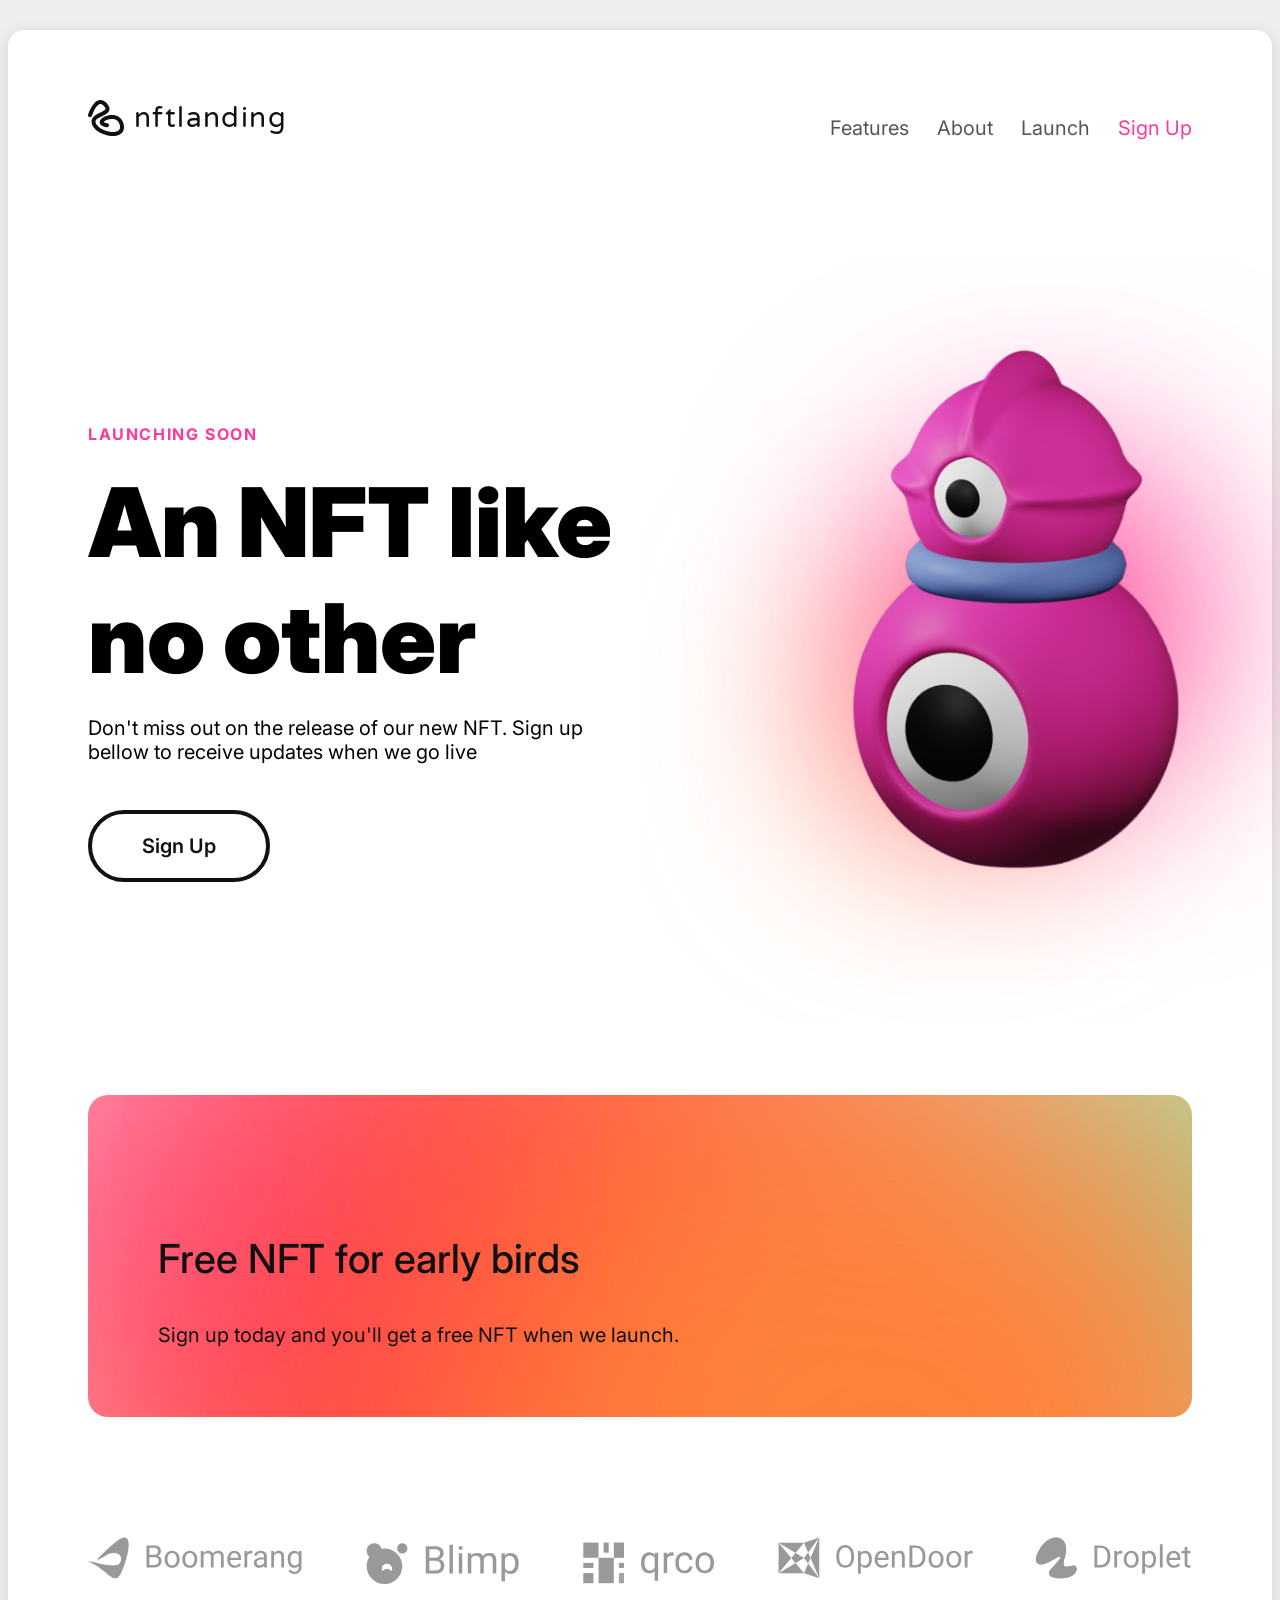
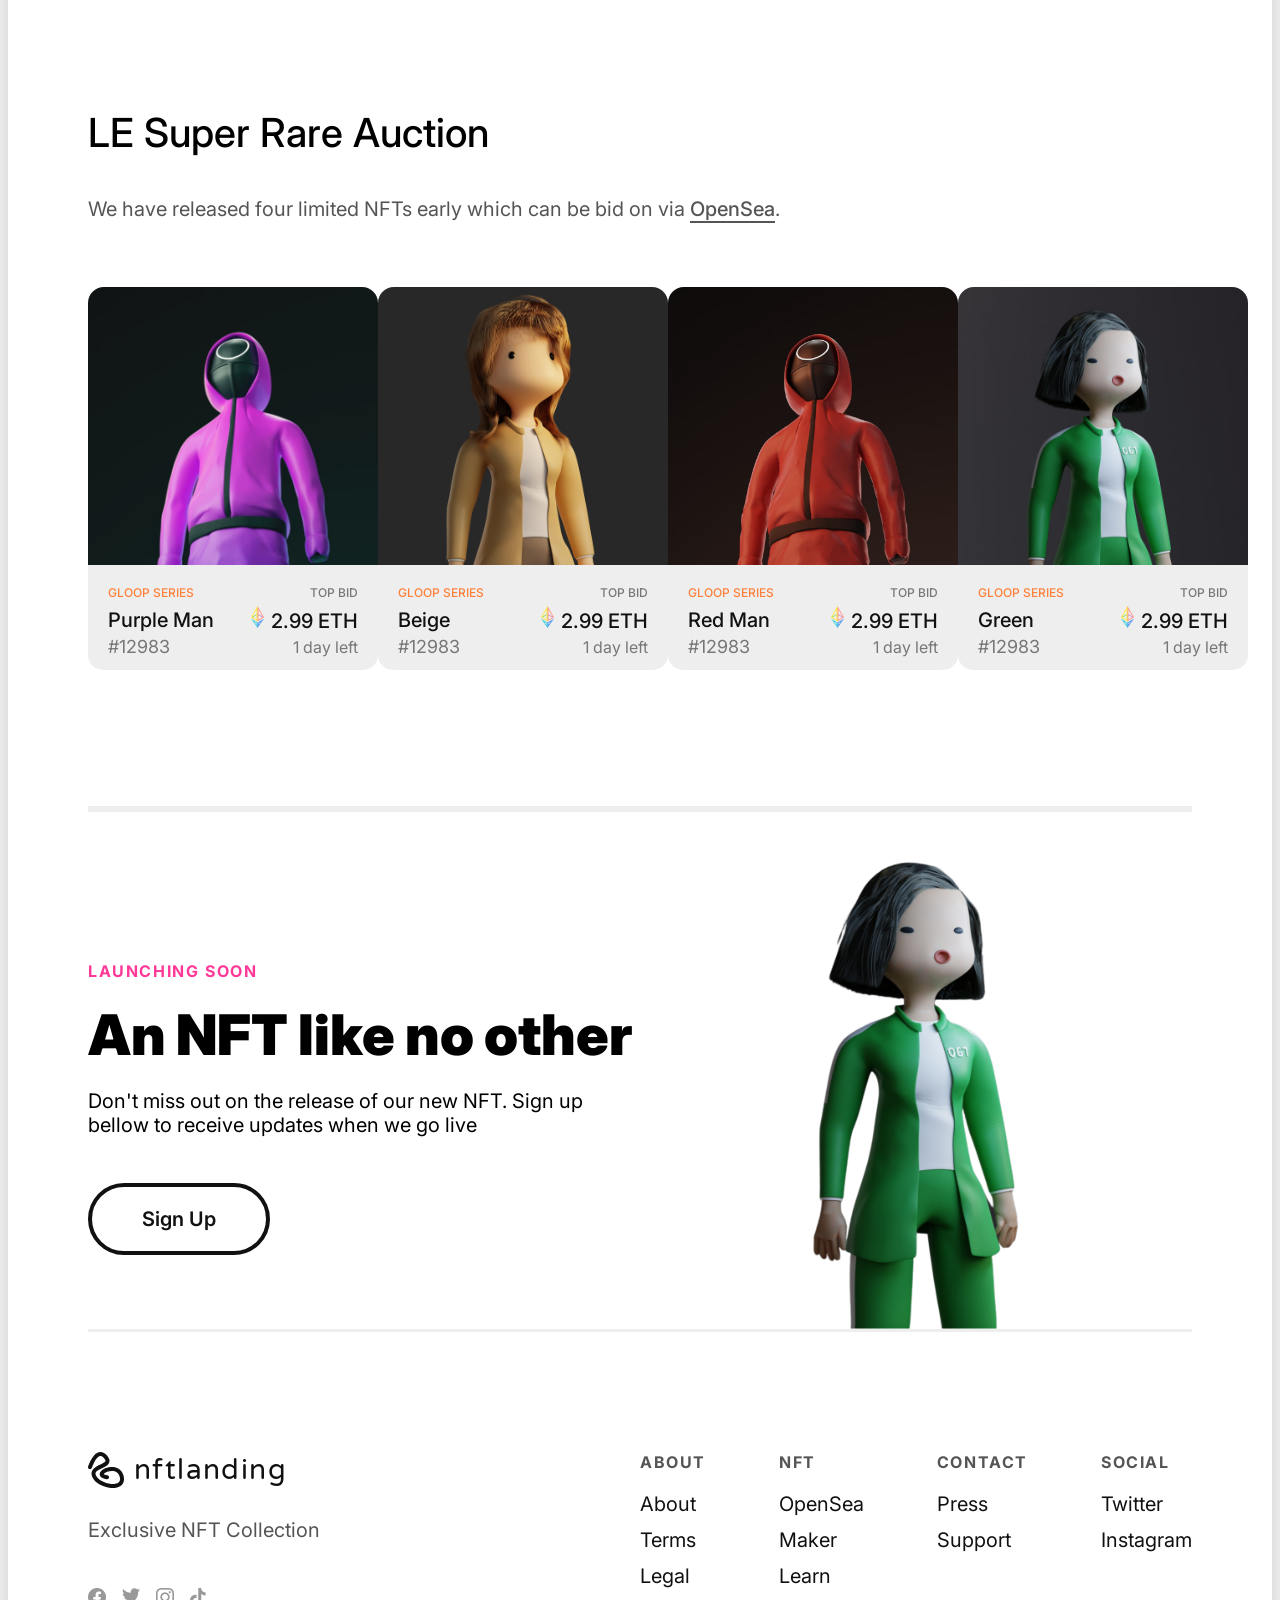
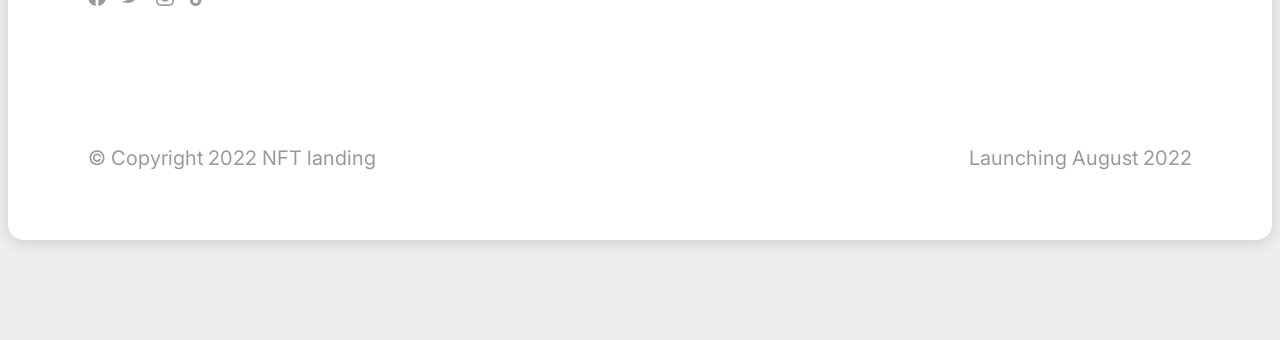
<file: index.html>
<!DOCTYPE html>
<html lang="en">

<head>
    <meta charset="UTF-8">
    <meta http-equiv="X-UA-Compatible" content="IE=edge">
    <meta name="viewport" content="width=device-width, initial-scale=1.0">
    <link rel="preconnect" href="https://fonts.googleapis.com">
    <link rel="preconnect" href="https://fonts.gstatic.com" crossorigin>
    <link href="https://fonts.googleapis.com/css2?family=Varela+Round&display=swap" rel="stylesheet">
    <link href="https://fonts.googleapis.com/css2?family=Inter:wght@400;500;600;700;800;900&display=swap"
        rel="stylesheet">
    <title>NFT-Startup</title>
    <link rel="stylesheet" href="nft.css">
</head>

<body>
    <div class="container">
        <header>
            <a href="#">
                <div class="logo">
                    <img src="./Vector 1 (Stroke).svg" alt="">
                    <span class="logo-name">nftlanding</span>
                </div>
            </a>
            <nav>
                <ul class="nav-list">
                    <li class="nav-item"><a href="#">Features</a></li>
                    <li class="nav-item"><a href="#">About</a></li>
                    <li class="nav-item"><a href="#">Launch</a></li>
                    <li class="nav-item"><a href="#">Sign Up</a></li>
                </ul>
            </nav>
        </header>

        <section class="hero">
            <div class="info">
                <span class="extra">Launching soon</span>
                <p class="title">An NFT like no other</p>
                <p class="description">Don't miss out on the release of our new NFT. Sign up bellow to receive updates
                    when we go live</p>
                <a href="#" class="button">Sign Up</a>
            </div>
            <div class="foto">
                <img src="./hero-img.svg" alt="">
            </div>
        </section>

        <a href="#">
            <section class="upsell link">
                <p class="upsell-title">Free NFT for early birds</p>
                <p class="upsell-description">Sign up today and you'll get a free NFT when we launch.</p>
            </section>
        </a>

        <section class="press">
            <ul class="press-list">
                <li class="press-item">
                    <a href="#">
                        <img src="./Boomerang.svg" alt="">
                    </a>
                </li>
                <li class="press-item">
                    <a href="#">
                        <img src="./Blimp.svg" alt="">
                    </a>
                </li>
                <li class="press-item">
                    <a href="#">
                        <img src="./Qrco.svg" alt="">
                    </a>
                </li>
                <li class="press-item">
                    <a href="#">
                        <img src="./OpenDoor.svg" alt="">
                    </a>
                </li>
                <li class="press-item">
                    <a href="#">
                        <img src="./Droplet.svg" alt="">
                    </a>
                </li>
            </ul>
        </section>

        <section class="showcase">
            <div class="info">
                <p class="showcase-title">LE Super Rare Auction</p>
                <p class="showcase-description">We have released four limited NFTs early which can be bid on via <a
                        href="#" class="showcase-link">OpenSea</a>.</p>
            </div>
            <ul class="cards-list">
                <li class="card-item">
                    <div class="foto">
                        <img src="./showcase-purple.svg" alt="">
                    </div>
                    <div class="card-info">
                        <span class="series">Gloop series</span>
                        <span class="bid">Top bid</span>
                        <span class="man">Purple Man</span>
                        <span class="eth">2.99 ETH</span>
                        <span class="number">#12983</span>
                        <span class="day">1 day left</span>
                    </div>
                </li>
                <li class="card-item">
                    <div class="foto">
                        <img src="./showcase-beige.svg" alt="">
                    </div>
                    <div class="card-info">
                        <span class="series">Gloop series</span>
                        <span class="bid">Top bid</span>
                        <span class="man">Beige</span>
                        <span class="eth">2.99 ETH</span>
                        <span class="number">#12983</span>
                        <span class="day">1 day left</span>
                    </div>
                </li>
                <li class="card-item">
                    <div class="foto">
                        <img src="./showcase-red.svg" alt="">
                    </div>
                    <div class="card-info">
                        <span class="series">Gloop series</span>
                        <span class="bid">Top bid</span>
                        <span class="man">Red Man</span>
                        <span class="eth">2.99 ETH</span>
                        <span class="number">#12983</span>
                        <span class="day">1 day left</span>
                    </div>
                </li>
                <li class="card-item">
                    <div class="foto">
                        <img src="./showcase-green.svg" alt="">
                    </div>
                    <div class="card-info">
                        <span class="series">Gloop series</span>
                        <span class="bid">Top bid</span>
                        <span class="man">Green</span>
                        <span class="eth">2.99 ETH</span>
                        <span class="number">#12983</span>
                        <span class="day">1 day left</span>
                    </div>
                </li>
            </ul>
        </section>

        <section class="footer-upsell hero">
            <div class="info">
                <span class="extra">Launching soon</span>
                <p class="title">An NFT like no other</p>
                <p class="description">Don't miss out on the release of our new NFT. Sign up bellow to receive updates
                    when we go live</p>
                <a href="#" class="button">Sign Up</a>
            </div>
            <div class="foto">
                <img src="./footer-upsell.svg" alt="">
            </div>
        </section>

        <footer>
            <div class="footer-left">
                <a href="#">
                    <div class="logo">
                        <img src="./Vector 1 (Stroke).svg" alt="">
                        <span class="logo-name">nftlanding</span>
                    </div>
                </a>
                <div class="extra-info">Exclusive NFT Collection</div>
                <ul class="social-media-list">
                    <li class="social-media-item">
                        <a href="#">
                            <img src="./facebook.png" alt="">
                        </a>
                    </li>
                    <li class="social-media-item">
                        <a href="#">
                            <img src="./twitter.png" alt="">
                        </a>
                    </li>
                    <li class="social-media-item">
                        <a href="#">
                            <img src="./instagram.png" alt="">
                        </a>
                    </li>
                    <li class="social-media-item">
                        <a href="#">
                            <img src="./tiktok.png" alt="">
                        </a>
                    </li>
                </ul>
            </div>
            <div class="footer-right">
                <div class="footer-right-list">
                    <div class="list-name">About</div>
                    <ul class="about-list">
                        <li class="about-item"><a href="#">About</a></li>
                        <li class="about-item"><a href="#">Terms</a></li>
                        <li class="about-item"><a href="#">Legal</a></li>
                    </ul>
                </div>
                
                <div class="footer-right-list">
                    <div class="list-name">NFT</div>
                    <ul class="nft-list">
                        <li class="nft-item"><a href="#">OpenSea</a></li>
                        <li class="nft-item"><a href="#">Maker</a></li>
                        <li class="nft-item"><a href="#">Learn</a></li>
                    </ul>
                </div>

                <div class="footer-right-list">
                    <div class="list-name">Contact</div>
                    <ul class="contact-list">
                        <li class="contact-item"><a href="#">Press</a></li>
                        <li class="contact-item"><a href="#">Support</a></li>
                    </ul>
                </div>

                <div class="footer-right-list">
                    <div class="list-name">Social</div>
                    <ul class="social-list">
                        <li class="social-item"><a href="#">Twitter</a></li>
                        <li class="social-item"><a href="#">Instagram</a></li>
                    </ul>
                </div>
            </div>
            <div class="footer-bottom">
                <span class="copyright">© Copyright 2022 NFT landing</span>
                <span class="date">Launching August 2022</span>
            </div>

        </footer>


    </div>

</body>

</html>
</file>
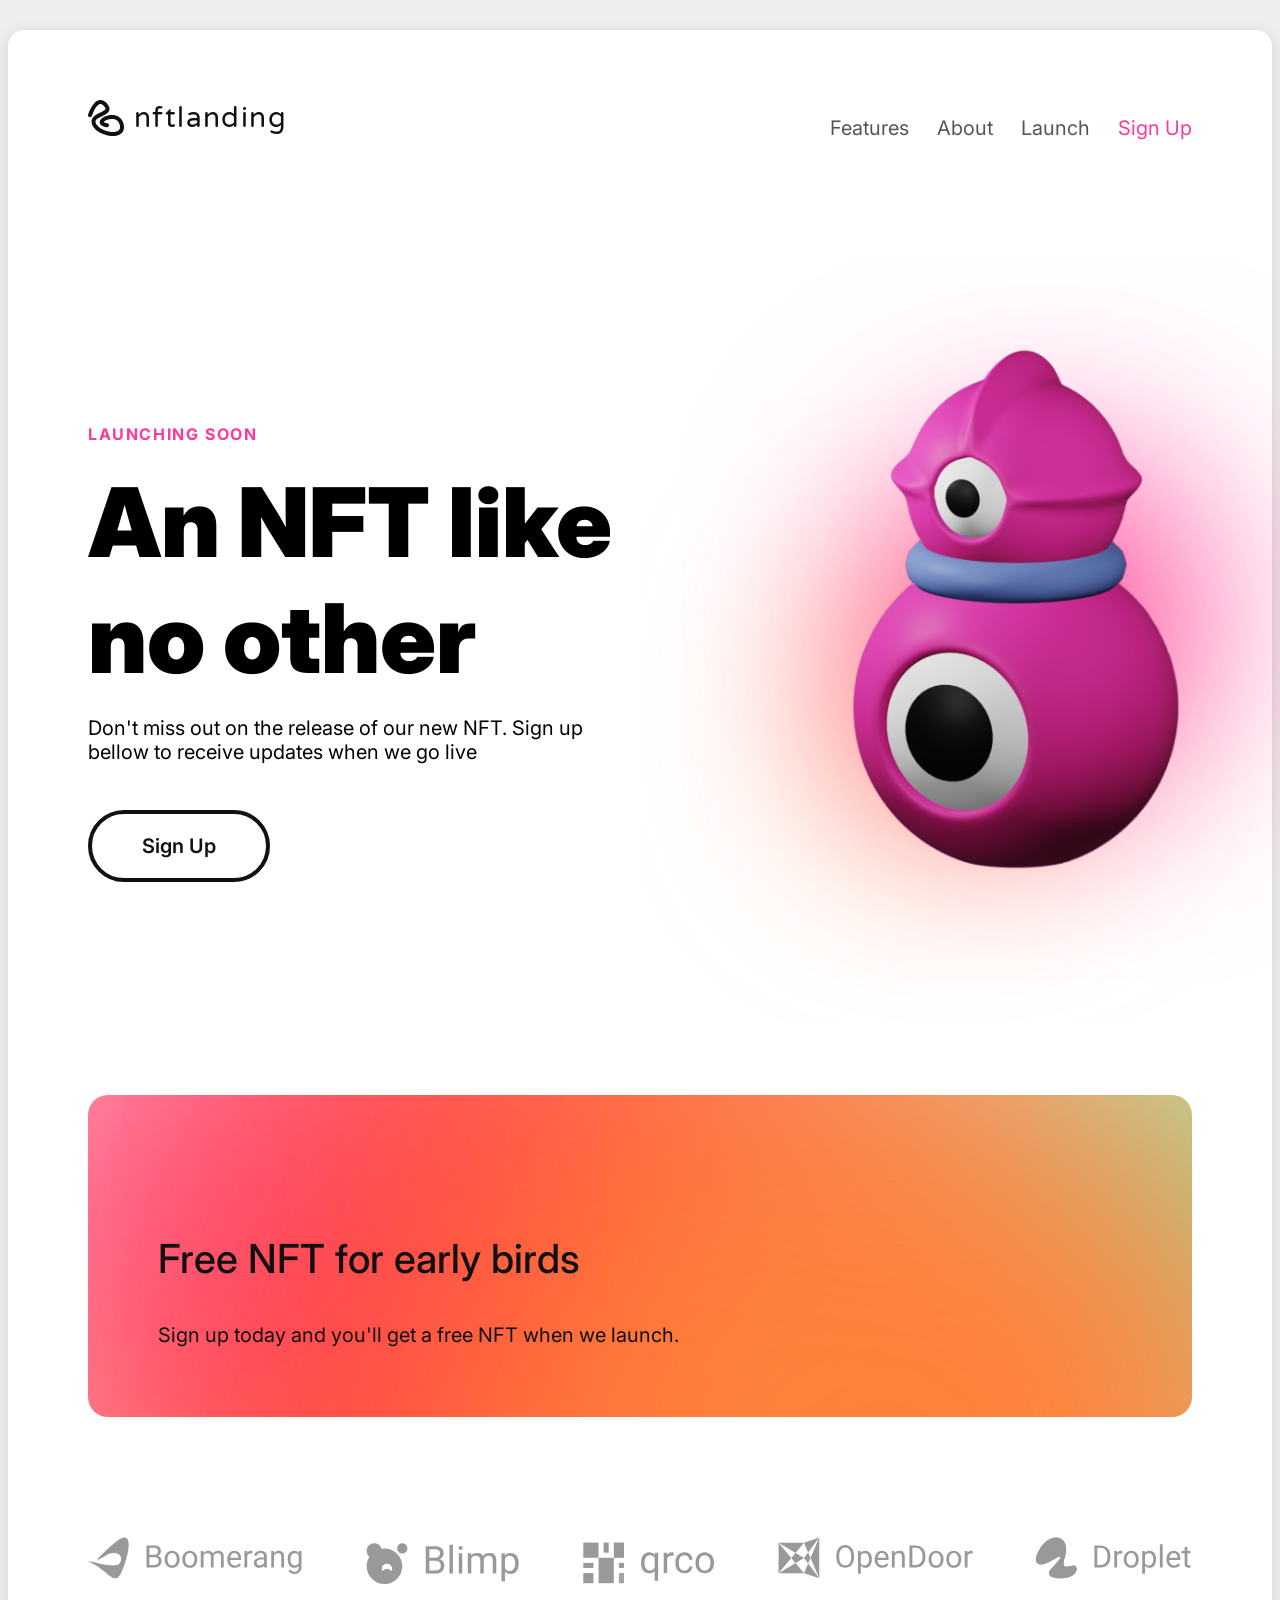
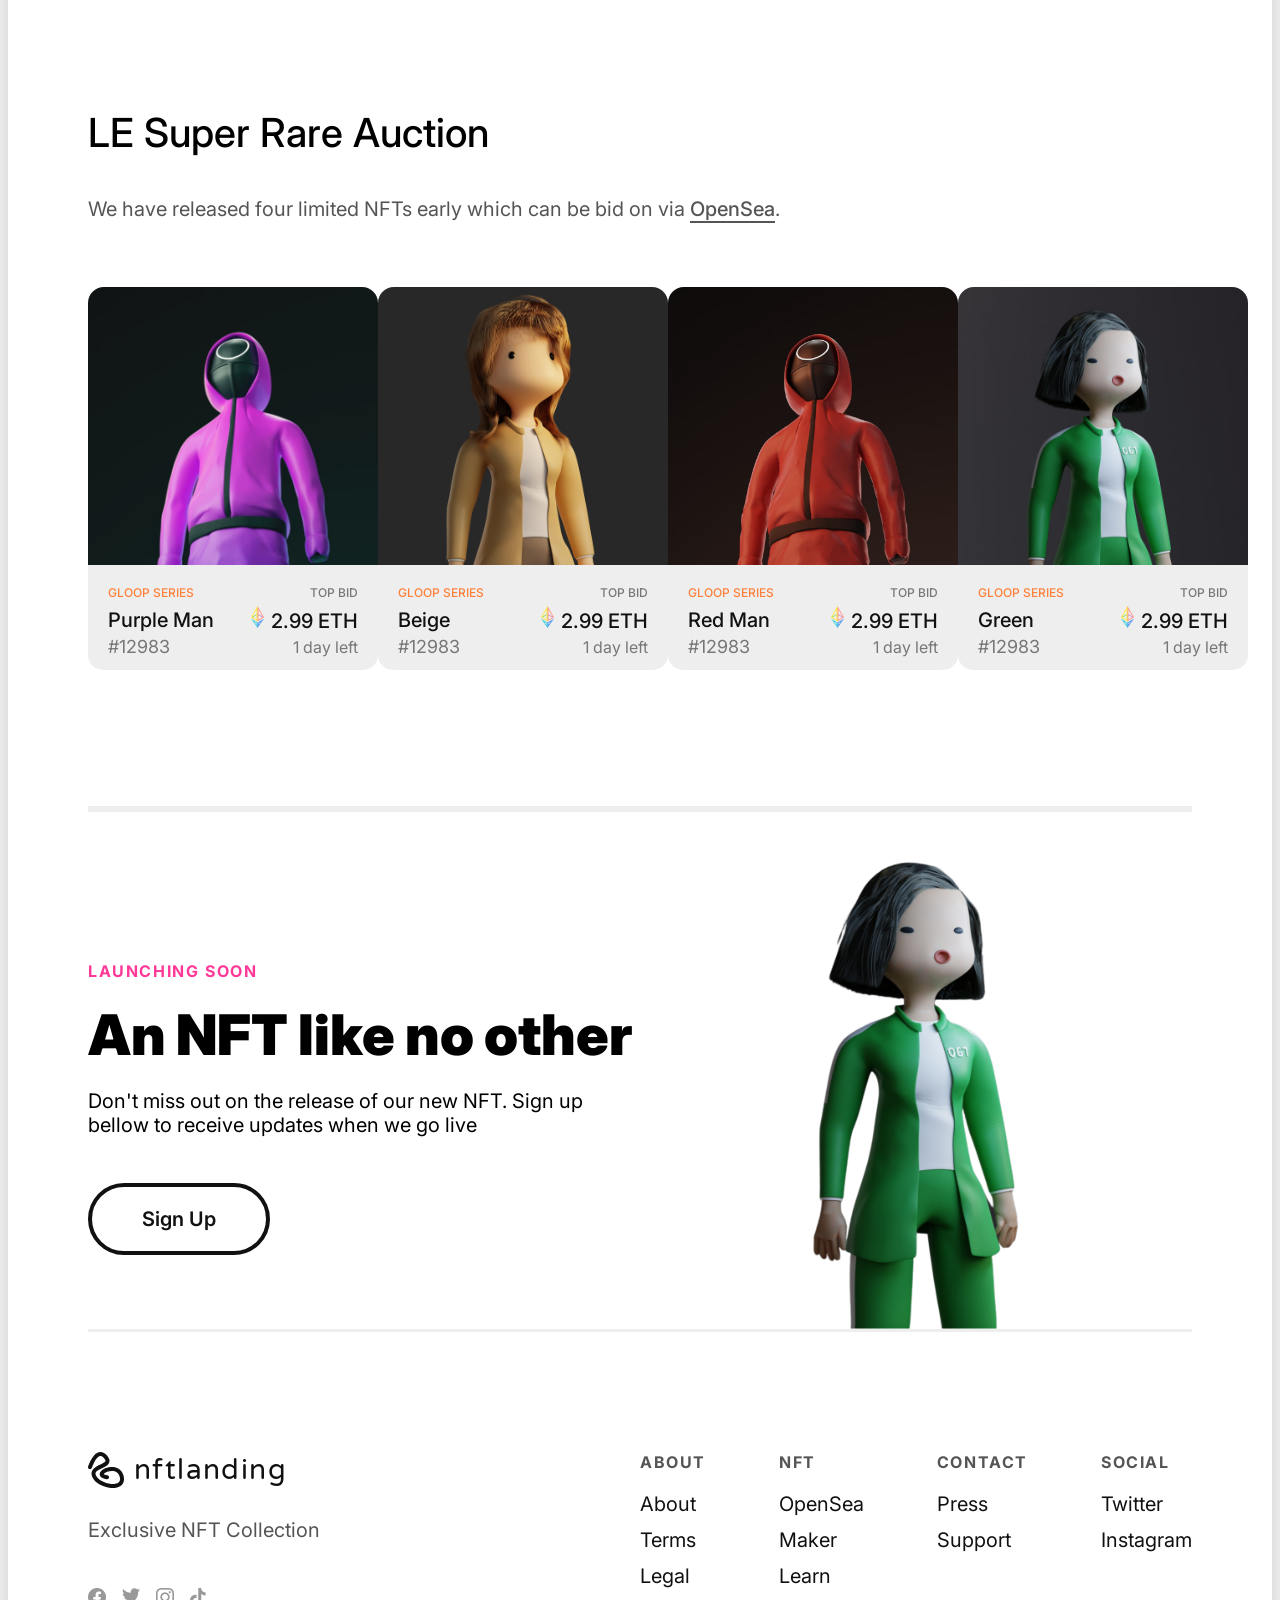
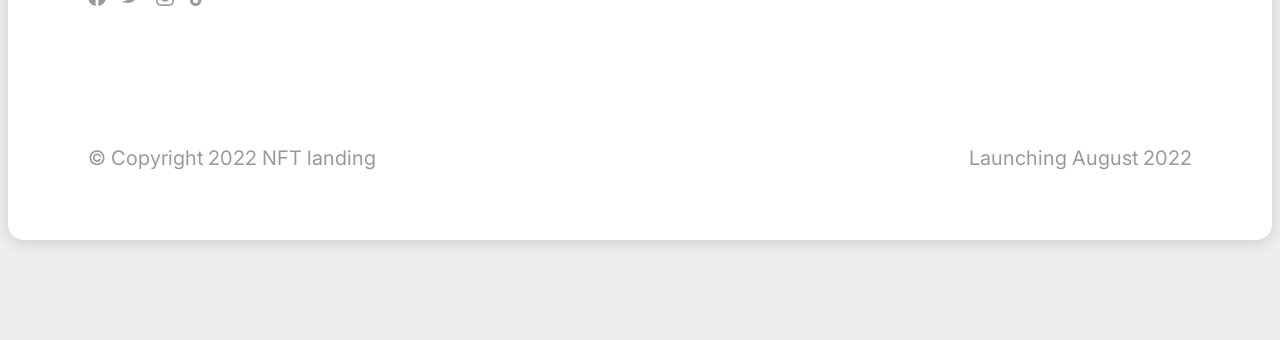
<file: nft.html>
<!DOCTYPE html>
<html lang="en">

<head>
    <meta charset="UTF-8">
    <meta http-equiv="X-UA-Compatible" content="IE=edge">
    <meta name="viewport" content="width=device-width, initial-scale=1.0">
    <link rel="preconnect" href="https://fonts.googleapis.com">
    <link rel="preconnect" href="https://fonts.gstatic.com" crossorigin>
    <link href="https://fonts.googleapis.com/css2?family=Varela+Round&display=swap" rel="stylesheet">
    <link href="https://fonts.googleapis.com/css2?family=Inter:wght@400;500;600;700;800;900&display=swap"
        rel="stylesheet">
    <title>NFT-Startup</title>
    <link rel="stylesheet" href="nft.css">
</head>

<body>
    <div class="container">
        <header>
            <a href="#">
                <div class="logo">
                    <img src="/Vector 1 (Stroke).svg" alt="">
                    <span class="logo-name">nftlanding</span>
                </div>
            </a>
            <nav>
                <ul class="nav-list">
                    <li class="nav-item"><a href="#">Features</a></li>
                    <li class="nav-item"><a href="#">About</a></li>
                    <li class="nav-item"><a href="#">Launch</a></li>
                    <li class="nav-item"><a href="#">Sign Up</a></li>
                </ul>
            </nav>
        </header>

        <section class="hero">
            <div class="info">
                <span class="extra">Launching soon</span>
                <p class="title">An NFT like no other</p>
                <p class="description">Don't miss out on the release of our new NFT. Sign up bellow to receive updates
                    when we go live</p>
                <a href="#" class="button">Sign Up</a>
            </div>
            <div class="foto">
                <img src="/hero-img.svg" alt="">
            </div>
        </section>

        <a href="#">
            <section class="upsell link">
                <p class="upsell-title">Free NFT for early birds</p>
                <p class="upsell-description">Sign up today and you'll get a free NFT when we launch.</p>
            </section>
        </a>

        <section class="press">
            <ul class="press-list">
                <li class="press-item">
                    <a href="#">
                        <img src="/Boomerang.svg" alt="">
                    </a>
                </li>
                <li class="press-item">
                    <a href="#">
                        <img src="/Blimp.svg" alt="">
                    </a>
                </li>
                <li class="press-item">
                    <a href="#">
                        <img src="/Qrco.svg" alt="">
                    </a>
                </li>
                <li class="press-item">
                    <a href="#">
                        <img src="/OpenDoor.svg" alt="">
                    </a>
                </li>
                <li class="press-item">
                    <a href="#">
                        <img src="/Droplet.svg" alt="">
                    </a>
                </li>
            </ul>
        </section>

        <section class="showcase">
            <div class="info">
                <p class="showcase-title">LE Super Rare Auction</p>
                <p class="showcase-description">We have released four limited NFTs early which can be bid on via <a
                        href="#" class="showcase-link">OpenSea</a>.</p>
            </div>
            <ul class="cards-list">
                <li class="card-item">
                    <div class="foto">
                        <img src="/showcase-purple.svg" alt="">
                    </div>
                    <div class="card-info">
                        <span class="series">Gloop series</span>
                        <span class="bid">Top bid</span>
                        <span class="man">Purple Man</span>
                        <span class="eth">2.99 ETH</span>
                        <span class="number">#12983</span>
                        <span class="day">1 day left</span>
                    </div>
                </li>
                <li class="card-item">
                    <div class="foto">
                        <img src="/showcase-beige.svg" alt="">
                    </div>
                    <div class="card-info">
                        <span class="series">Gloop series</span>
                        <span class="bid">Top bid</span>
                        <span class="man">Beige</span>
                        <span class="eth">2.99 ETH</span>
                        <span class="number">#12983</span>
                        <span class="day">1 day left</span>
                    </div>
                </li>
                <li class="card-item">
                    <div class="foto">
                        <img src="/showcase-red.svg" alt="">
                    </div>
                    <div class="card-info">
                        <span class="series">Gloop series</span>
                        <span class="bid">Top bid</span>
                        <span class="man">Red Man</span>
                        <span class="eth">2.99 ETH</span>
                        <span class="number">#12983</span>
                        <span class="day">1 day left</span>
                    </div>
                </li>
                <li class="card-item">
                    <div class="foto">
                        <img src="/showcase-green.svg" alt="">
                    </div>
                    <div class="card-info">
                        <span class="series">Gloop series</span>
                        <span class="bid">Top bid</span>
                        <span class="man">Green</span>
                        <span class="eth">2.99 ETH</span>
                        <span class="number">#12983</span>
                        <span class="day">1 day left</span>
                    </div>
                </li>
            </ul>
        </section>

        <section class="footer-upsell hero">
            <div class="info">
                <span class="extra">Launching soon</span>
                <p class="title">An NFT like no other</p>
                <p class="description">Don't miss out on the release of our new NFT. Sign up bellow to receive updates
                    when we go live</p>
                <a href="#" class="button">Sign Up</a>
            </div>
            <div class="foto">
                <img src="/footer-upsell.svg" alt="">
            </div>
        </section>

        <footer>
            <div class="footer-left">
                <a href="#">
                    <div class="logo">
                        <img src="/Vector 1 (Stroke).svg" alt="">
                        <span class="logo-name">nftlanding</span>
                    </div>
                </a>
                <div class="extra-info">Exclusive NFT Collection</div>
                <ul class="social-media-list">
                    <li class="social-media-item">
                        <a href="#">
                            <img src="/facebook.png" alt="">
                        </a>
                    </li>
                    <li class="social-media-item">
                        <a href="#">
                            <img src="/twitter.png" alt="">
                        </a>
                    </li>
                    <li class="social-media-item">
                        <a href="#">
                            <img src="/instagram.png" alt="">
                        </a>
                    </li>
                    <li class="social-media-item">
                        <a href="#">
                            <img src="/tiktok.png" alt="">
                        </a>
                    </li>
                </ul>
            </div>
            <div class="footer-right">
                <div class="footer-right-list">
                    <div class="list-name">About</div>
                    <ul class="about-list">
                        <li class="about-item"><a href="#">About</a></li>
                        <li class="about-item"><a href="#">Terms</a></li>
                        <li class="about-item"><a href="#">Legal</a></li>
                    </ul>
                </div>
                
                <div class="footer-right-list">
                    <div class="list-name">NFT</div>
                    <ul class="nft-list">
                        <li class="nft-item"><a href="#">OpenSea</a></li>
                        <li class="nft-item"><a href="#">Maker</a></li>
                        <li class="nft-item"><a href="#">Learn</a></li>
                    </ul>
                </div>

                <div class="footer-right-list">
                    <div class="list-name">Contact</div>
                    <ul class="contact-list">
                        <li class="contact-item"><a href="#">Press</a></li>
                        <li class="contact-item"><a href="#">Support</a></li>
                    </ul>
                </div>

                <div class="footer-right-list">
                    <div class="list-name">Social</div>
                    <ul class="social-list">
                        <li class="social-item"><a href="#">Twitter</a></li>
                        <li class="social-item"><a href="#">Instagram</a></li>
                    </ul>
                </div>
            </div>
            <div class="footer-bottom">
                <span class="copyright">© Copyright 2022 NFT landing</span>
                <span class="date">Launching August 2022</span>
            </div>

        </footer>


    </div>

</body>

</html>
</file>
<file: nft.css>
body {
    background-color: #EEEEEE;
    margin-top: 30px;
}

.container {
    max-width: 1440px;
    background-color: #FFFFFF;
    box-shadow: 0px 4px 16px rgba(0, 0, 0, 0.12);
    border-radius: 16px;
    margin-left: auto;
    margin-right: auto;
    padding-left: 80px;
    padding-right: 80px;
    margin-bottom: 100px;
}

a {
    text-decoration: none;
    color: #111111;
}

header {
    display: grid;
    grid-template-columns: 1fr 1fr;
    padding-top: 70px;
    padding-bottom: 100px;
}

.logo {
    display: flex;
    align-items: center;
}

.logo img {
    margin-right: 10px;
    width: 36px;
}

.logo .logo-name {
    font-family: 'Varela Round';
    font-style: normal;
    font-weight: 400;
    font-size: 28px;
    letter-spacing: 0.05em;
}

header nav ul.nav-list {
    list-style-type: none;
    display: flex;
    flex-direction: row;
    justify-content: flex-end;
    align-items: center;
    gap: 28px;
}

header nav ul.nav-list li.nav-item a {
    text-decoration: none;
    color: #555555;
    font-family: 'Inter';
    font-style: normal;
    font-weight: 400;
    font-size: 20px;
}

header nav ul.nav-list li.nav-item:last-child a {
    color: #FF3998;
}

section.hero {
    display: grid;
    grid-template-columns: 50% 50%;
    align-items: center;
}

section.hero .info .extra {
    text-transform: uppercase;
    color: #FF3998;
    font-family: 'Inter';
    font-style: normal;
    font-weight: 700;
    font-size: 16px;
    letter-spacing: 0.1em;
}

section.hero .info .title {
    font-family: 'Inter';
    font-style: normal;
    font-weight: 900;
    font-size: 96px;
    margin-bottom: 0;
    margin-top: 20px;
}

section.hero .info .description {
    font-family: 'Inter';
    font-style: normal;
    font-weight: 400;
    font-size: 20px;
    margin-bottom: 70px;
}

section.hero .info .button {
    text-decoration: none;
    font-family: 'Inter';
    font-style: normal;
    font-weight: 600;
    font-size: 20px;
    color: #111111;
    border: 4px solid #111111;
    border-radius: 50px;
    padding: 20px 50px;
}

section.hero .foto {
    display: grid;
    grid-template-columns: 1fr;
    align-items: center;
    justify-items: center;
}

section.upsell {
    position: relative;
    background-image: url('./upsell-background.svg');
    background-repeat: no-repeat;
    background-size: cover;
    padding-top: 100px;
    padding-left: 70px;
    padding-bottom: 50px;
    border-radius: 20px;
    margin-top: 70px;
}

section.upsell .upsell-title {
    font-family: 'Inter';
    font-style: normal;
    font-weight: 500;
    font-size: 40px;
    line-height: 48px;
}

section.upsell .upsell-description {
    font-family: 'Inter';
    font-style: normal;
    font-weight: 400;
    font-size: 20px;
}

section.press {
    margin-top: 120px;
    margin-bottom: 120px;
}

section.press ul.press-list {
    list-style-type: none;
    display: flex;
    justify-content: space-between;
    padding-left: 0px;
}

section.showcase {
    margin-bottom: 120px;
    display: grid;
    grid-template-rows: min-content;
}

section.showcase .info .showcase-title {
    font-family: 'Inter';
    font-style: normal;
    font-weight: 500;
    font-size: 40px;
    margin-top: 0px;
}

section.showcase .info .showcase-description {
    font-family: 'Inter';
    font-style: normal;
    font-weight: 400;
    font-size: 20px;
    color: #555555;
    margin-bottom: 50px;
}

section.showcase .info .showcase-description a.showcase-link {
    border-bottom: 2px solid #555555;
    font-weight: 500;
    color: #555555;
}

section.showcase ul.cards-list {
    list-style-type: none;
    padding-left: 0px;
    display: flex;
    justify-content: space-between;
}

section.showcase ul.cards-list li.card-item {
    background-color: #EEEEEE;
    border-radius: 15px;
    display: flex;
    flex-direction: column;
    flex-wrap: wrap;
}

section.showcase ul.cards-list li.card-item .card-info {
    display: grid;
    grid-template-columns: 1fr 1fr;
    grid-template-rows: repeat(3, 1fr);
    align-items: center;
    padding: 10px 20px;

    font-family: 'Inter';
    font-style: normal;
}

section.showcase ul.cards-list li.card-item .card-info .bid,
section.showcase ul.cards-list li.card-item .card-info .eth,
section.showcase ul.cards-list li.card-item .card-info .day {
    justify-self: end;
}

section.showcase ul.cards-list li.card-item .card-info .series {
    font-weight: 500;
    font-size: 12px;
    text-transform: uppercase;
    color: #FF8139;
}

section.showcase ul.cards-list li.card-item .card-info .man {
    font-weight: 500;
    font-size: 20px;
    color: #111111;
}

section.showcase ul.cards-list li.card-item .card-info .number {
    font-weight: 400;
    font-size: 18px;
    color: #777777;
}

section.showcase ul.cards-list li.card-item .card-info .bid {
    font-weight: 500;
    font-size: 12px;
    color: #777777;
    text-transform: uppercase;
}

section.showcase ul.cards-list li.card-item .card-info .eth {
    font-weight: 500;
    font-size: 20px;
    color: #111111;
}

section.showcase ul.cards-list li.card-item .card-info .day {
    color: #777777;
}

section.showcase ul.cards-list li.card-item .card-info .eth::before {
    content: url('./showcase-eth.png');
    display: inline-block;
    padding-right: 7px;
}

section.footer-upsell {
    border-top: 6px solid #EEEEEE;
    padding-top: 50px;

    border-bottom: 3px solid #EEEEEE;
    /* padding-bottom: 50px; */
}

section.footer-upsell .info .title {
    font-size: 56px;
}

footer {
    display: grid;
    grid-template-columns: 1fr 1fr;
    margin-top: 120px;
    padding-bottom: 70px;
}

footer .footer-left .extra-info {
    font-family: 'Inter';
    font-style: normal;
    font-weight: 400;
    font-size: 20px;
    color: #555555;
    padding: 30px 0px;
}

footer .footer-left .social-media-list {
    list-style-type: none;
    padding-left: 0px;
    display: flex;
    gap: 16px;
}

footer .footer-right {
    display: flex;
    justify-content: space-between;
    font-family: 'Inter';
    font-style: normal;
    color: #555555;
}

footer .footer-right .footer-right-list .list-name {
    font-weight: 700;
    font-size: 16px;
    letter-spacing: 0.1em;
    text-transform: uppercase;
    
}

footer .footer-right .footer-right-list ul {
    list-style-type: none;
    padding-left: 0px;
    font-weight: 400;
    font-size: 20px;
}

footer .footer-right .footer-right-list ul li {
    padding-bottom: 12px;
}




footer .footer-bottom {
    grid-column: span 2;

    display: flex;
    justify-content: space-between;

    font-family: 'Inter';
    font-style: normal;
    font-weight: 400;
    font-size: 20px;
    color: #999999;
    padding-top: 120px;
}
</file>
